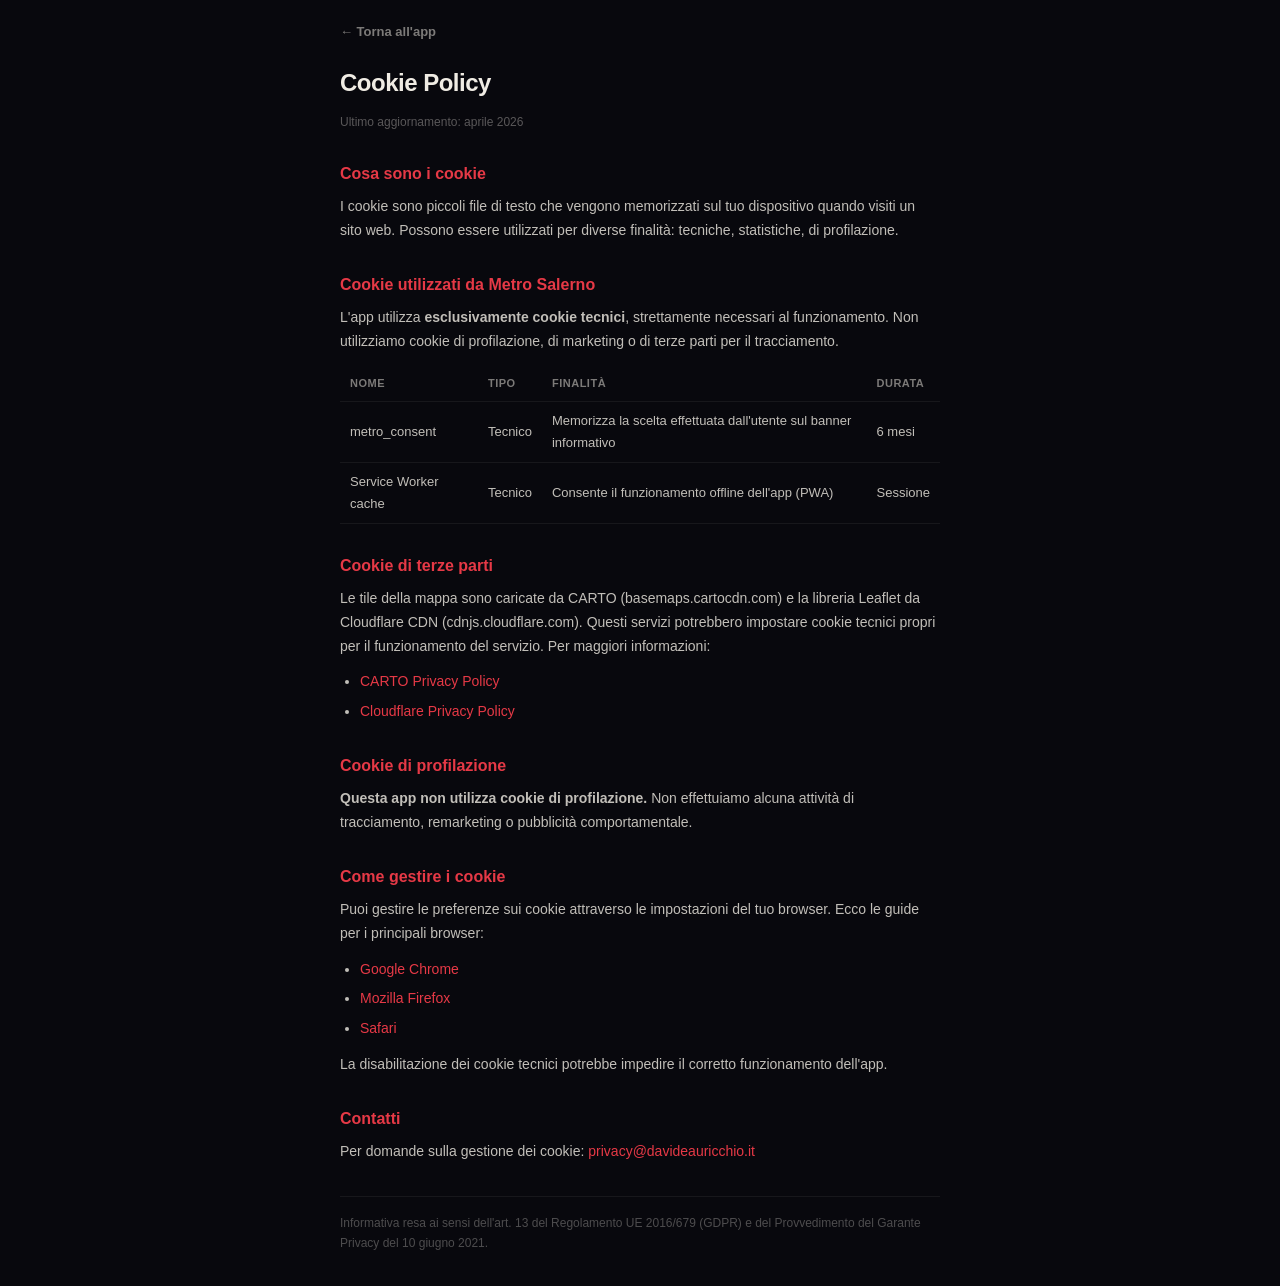
<file: cookie-policy.html>
<!DOCTYPE html>
<html lang="it">
<head>
<meta charset="utf-8"/>
<meta name="viewport" content="width=device-width,initial-scale=1"/>
<title>Cookie Policy — Metro Salerno</title>
<style>
*{margin:0;padding:0;box-sizing:border-box}
body{font-family:'DM Sans','SF Pro Display',-apple-system,sans-serif;background:#08080d;color:#f0ece4;padding:20px;max-width:640px;margin:0 auto;line-height:1.7;font-size:14px}
h1{font-size:24px;font-weight:800;margin-bottom:8px;letter-spacing:-0.5px}
h2{font-size:16px;font-weight:700;margin-top:28px;margin-bottom:8px;color:#E63946}
p{margin-bottom:12px;color:rgba(240,236,228,0.8)}
ul{margin:0 0 12px 20px}
li{margin-bottom:6px;color:rgba(240,236,228,0.8)}
a{color:#E63946;text-decoration:none}
a:hover{text-decoration:underline}
.back{display:inline-flex;align-items:center;gap:6px;margin-bottom:20px;color:rgba(240,236,228,0.5);font-size:13px;font-weight:600}
.updated{font-size:12px;color:rgba(240,236,228,0.35);margin-bottom:24px}
table{width:100%;border-collapse:collapse;margin:12px 0}
th,td{text-align:left;padding:8px 10px;border-bottom:1px solid rgba(255,255,255,0.06);font-size:13px}
th{color:rgba(240,236,228,0.5);font-weight:600;font-size:11px;text-transform:uppercase;letter-spacing:0.5px}
td{color:rgba(240,236,228,0.8)}
</style>
</head>
<body>
<a href="./" class="back">← Torna all'app</a>
<h1>Cookie Policy</h1>
<p class="updated">Ultimo aggiornamento: aprile 2026</p>

<h2>Cosa sono i cookie</h2>
<p>I cookie sono piccoli file di testo che vengono memorizzati sul tuo dispositivo quando visiti un sito web. Possono essere utilizzati per diverse finalità: tecniche, statistiche, di profilazione.</p>

<h2>Cookie utilizzati da Metro Salerno</h2>
<p>L'app utilizza <strong>esclusivamente cookie tecnici</strong>, strettamente necessari al funzionamento. Non utilizziamo cookie di profilazione, di marketing o di terze parti per il tracciamento.</p>

<table>
  <thead><tr><th>Nome</th><th>Tipo</th><th>Finalità</th><th>Durata</th></tr></thead>
  <tbody>
    <tr><td>metro_consent</td><td>Tecnico</td><td>Memorizza la scelta effettuata dall'utente sul banner informativo</td><td>6 mesi</td></tr>
    <tr><td>Service Worker cache</td><td>Tecnico</td><td>Consente il funzionamento offline dell'app (PWA)</td><td>Sessione</td></tr>
  </tbody>
</table>

<h2>Cookie di terze parti</h2>
<p>Le tile della mappa sono caricate da CARTO (basemaps.cartocdn.com) e la libreria Leaflet da Cloudflare CDN (cdnjs.cloudflare.com). Questi servizi potrebbero impostare cookie tecnici propri per il funzionamento del servizio. Per maggiori informazioni:</p>
<ul>
  <li><a href="https://carto.com/privacy/" target="_blank">CARTO Privacy Policy</a></li>
  <li><a href="https://www.cloudflare.com/privacypolicy/" target="_blank">Cloudflare Privacy Policy</a></li>
</ul>

<h2>Cookie di profilazione</h2>
<p><strong>Questa app non utilizza cookie di profilazione.</strong> Non effettuiamo alcuna attività di tracciamento, remarketing o pubblicità comportamentale.</p>

<h2>Come gestire i cookie</h2>
<p>Puoi gestire le preferenze sui cookie attraverso le impostazioni del tuo browser. Ecco le guide per i principali browser:</p>
<ul>
  <li><a href="https://support.google.com/chrome/answer/95647" target="_blank">Google Chrome</a></li>
  <li><a href="https://support.mozilla.org/it/kb/Attivare%20e%20disattivare%20i%20cookie" target="_blank">Mozilla Firefox</a></li>
  <li><a href="https://support.apple.com/it-it/guide/safari/sfri11471/mac" target="_blank">Safari</a></li>
</ul>
<p>La disabilitazione dei cookie tecnici potrebbe impedire il corretto funzionamento dell'app.</p>

<h2>Contatti</h2>
<p>Per domande sulla gestione dei cookie: <a href="mailto:privacy@davideauricchio.it">privacy@davideauricchio.it</a></p>

<p style="margin-top:32px;padding-top:16px;border-top:1px solid rgba(255,255,255,0.06);font-size:12px;color:rgba(240,236,228,0.3)">
Informativa resa ai sensi dell'art. 13 del Regolamento UE 2016/679 (GDPR) e del Provvedimento del Garante Privacy del 10 giugno 2021.
</p>
</body>
</html>
</file>
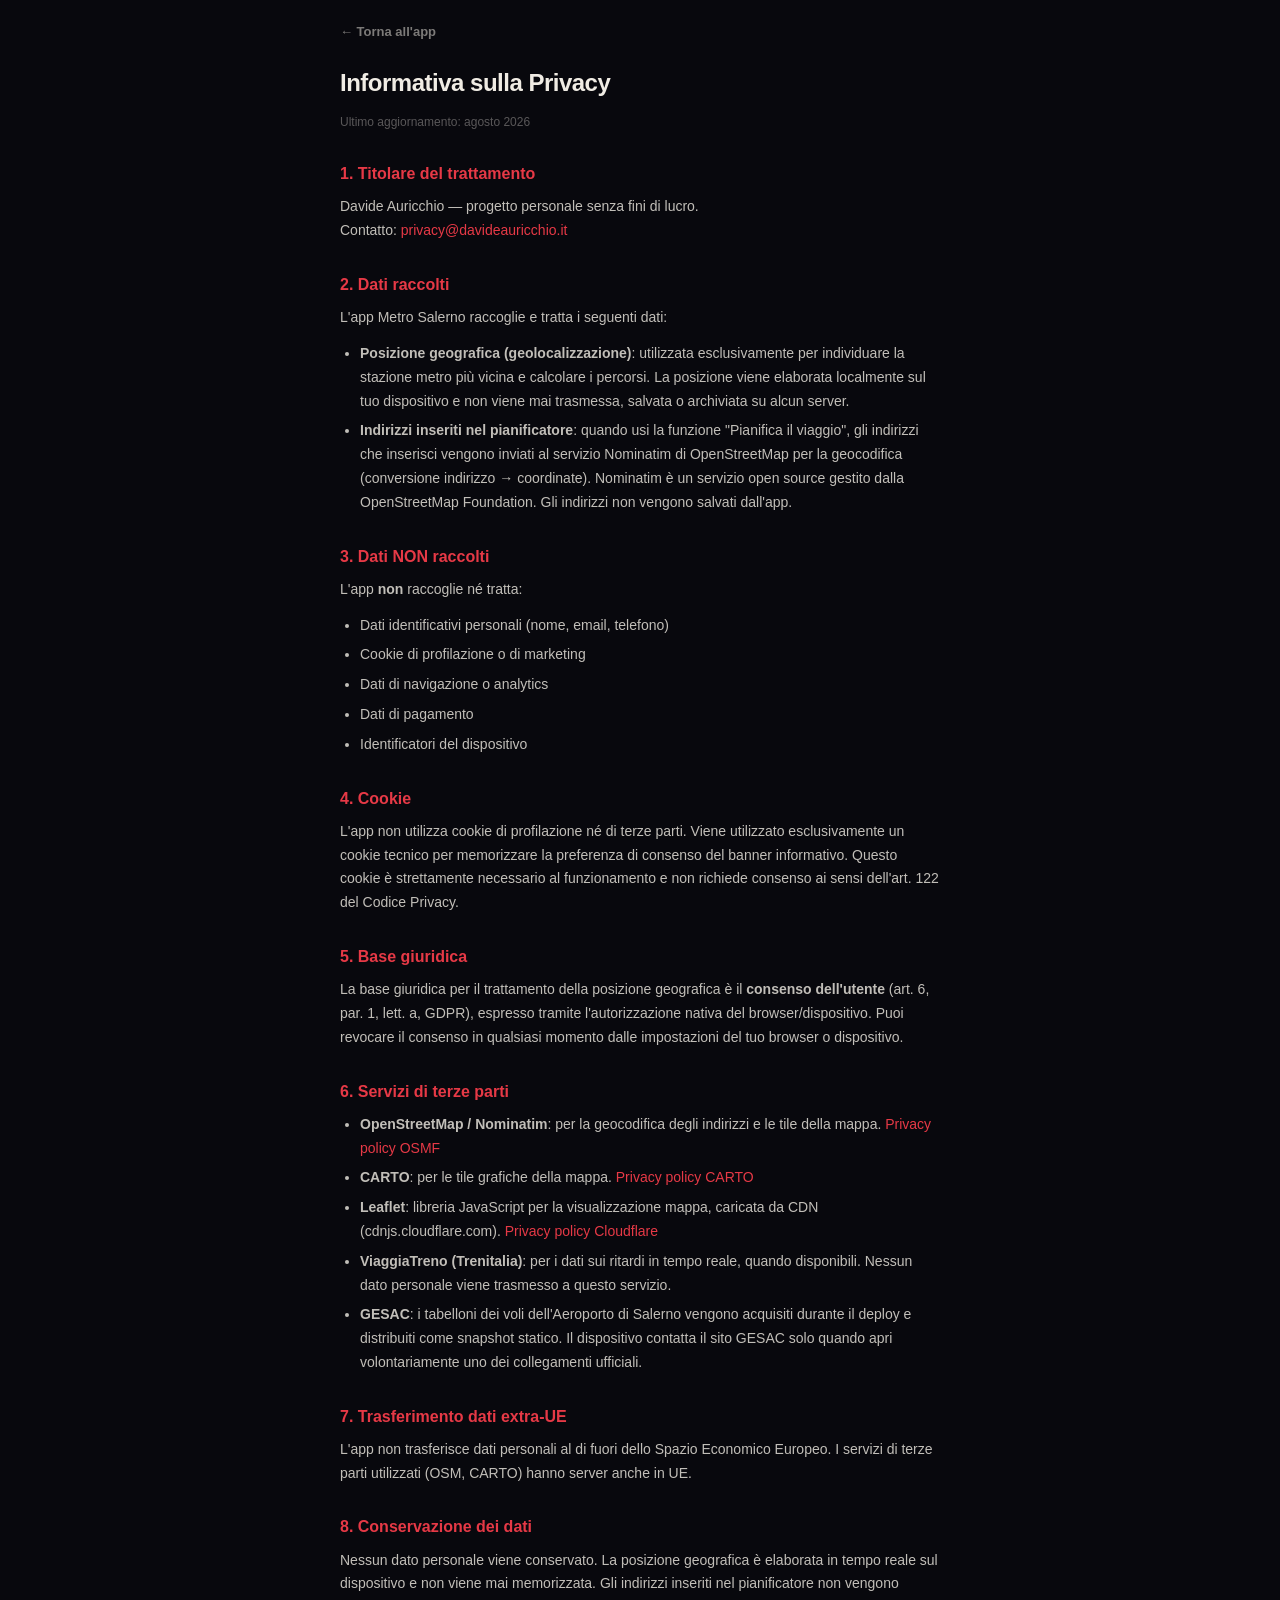
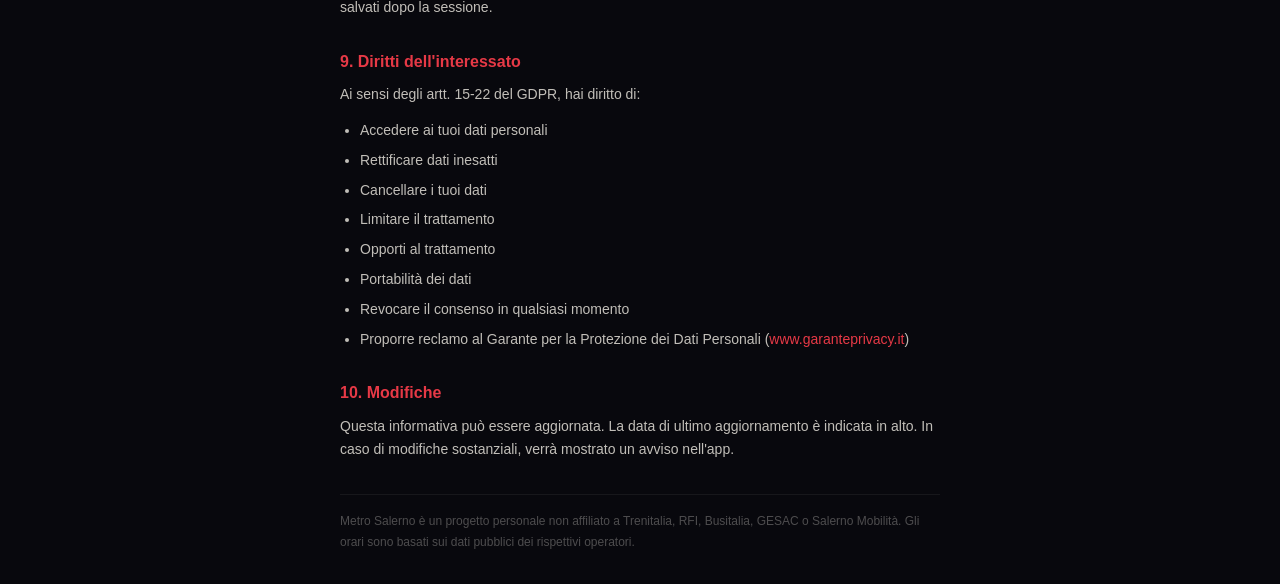
<file: privacy.html>
<!DOCTYPE html>
<html lang="it">
<head>
<meta charset="utf-8"/>
<meta name="viewport" content="width=device-width,initial-scale=1"/>
<title>Privacy Policy — Metro Salerno</title>
<style>
*{margin:0;padding:0;box-sizing:border-box}
body{font-family:'DM Sans','SF Pro Display',-apple-system,sans-serif;background:#08080d;color:#f0ece4;padding:20px;max-width:640px;margin:0 auto;line-height:1.7;font-size:14px}
h1{font-size:24px;font-weight:800;margin-bottom:8px;letter-spacing:-0.5px}
h2{font-size:16px;font-weight:700;margin-top:28px;margin-bottom:8px;color:#E63946}
p{margin-bottom:12px;color:rgba(240,236,228,0.8)}
ul{margin:0 0 12px 20px}
li{margin-bottom:6px;color:rgba(240,236,228,0.8)}
a{color:#E63946;text-decoration:none}
a:hover{text-decoration:underline}
.back{display:inline-flex;align-items:center;gap:6px;margin-bottom:20px;color:rgba(240,236,228,0.5);font-size:13px;font-weight:600}
.updated{font-size:12px;color:rgba(240,236,228,0.35);margin-bottom:24px}
</style>
</head>
<body>
<a href="./" class="back">← Torna all'app</a>
<h1>Informativa sulla Privacy</h1>
<p class="updated">Ultimo aggiornamento: agosto 2026</p>

<h2>1. Titolare del trattamento</h2>
<p>Davide Auricchio — progetto personale senza fini di lucro.<br>
Contatto: <a href="mailto:privacy@davideauricchio.it">privacy@davideauricchio.it</a></p>

<h2>2. Dati raccolti</h2>
<p>L'app Metro Salerno raccoglie e tratta i seguenti dati:</p>
<ul>
  <li><strong>Posizione geografica (geolocalizzazione)</strong>: utilizzata esclusivamente per individuare la stazione metro più vicina e calcolare i percorsi. La posizione viene elaborata localmente sul tuo dispositivo e non viene mai trasmessa, salvata o archiviata su alcun server.</li>
  <li><strong>Indirizzi inseriti nel pianificatore</strong>: quando usi la funzione "Pianifica il viaggio", gli indirizzi che inserisci vengono inviati al servizio Nominatim di OpenStreetMap per la geocodifica (conversione indirizzo → coordinate). Nominatim è un servizio open source gestito dalla OpenStreetMap Foundation. Gli indirizzi non vengono salvati dall'app.</li>
</ul>

<h2>3. Dati NON raccolti</h2>
<p>L'app <strong>non</strong> raccoglie né tratta:</p>
<ul>
  <li>Dati identificativi personali (nome, email, telefono)</li>
  <li>Cookie di profilazione o di marketing</li>
  <li>Dati di navigazione o analytics</li>
  <li>Dati di pagamento</li>
  <li>Identificatori del dispositivo</li>
</ul>

<h2>4. Cookie</h2>
<p>L'app non utilizza cookie di profilazione né di terze parti. Viene utilizzato esclusivamente un cookie tecnico per memorizzare la preferenza di consenso del banner informativo. Questo cookie è strettamente necessario al funzionamento e non richiede consenso ai sensi dell'art. 122 del Codice Privacy.</p>

<h2>5. Base giuridica</h2>
<p>La base giuridica per il trattamento della posizione geografica è il <strong>consenso dell'utente</strong> (art. 6, par. 1, lett. a, GDPR), espresso tramite l'autorizzazione nativa del browser/dispositivo. Puoi revocare il consenso in qualsiasi momento dalle impostazioni del tuo browser o dispositivo.</p>

<h2>6. Servizi di terze parti</h2>
<ul>
  <li><strong>OpenStreetMap / Nominatim</strong>: per la geocodifica degli indirizzi e le tile della mappa. <a href="https://wiki.osmfoundation.org/wiki/Privacy_Policy" target="_blank">Privacy policy OSMF</a></li>
  <li><strong>CARTO</strong>: per le tile grafiche della mappa. <a href="https://carto.com/privacy/" target="_blank">Privacy policy CARTO</a></li>
  <li><strong>Leaflet</strong>: libreria JavaScript per la visualizzazione mappa, caricata da CDN (cdnjs.cloudflare.com). <a href="https://www.cloudflare.com/privacypolicy/" target="_blank">Privacy policy Cloudflare</a></li>
  <li><strong>ViaggiaTreno (Trenitalia)</strong>: per i dati sui ritardi in tempo reale, quando disponibili. Nessun dato personale viene trasmesso a questo servizio.</li>
  <li><strong>GESAC</strong>: i tabelloni dei voli dell'Aeroporto di Salerno vengono acquisiti durante il deploy e distribuiti come snapshot statico. Il dispositivo contatta il sito GESAC solo quando apri volontariamente uno dei collegamenti ufficiali.</li>
</ul>

<h2>7. Trasferimento dati extra-UE</h2>
<p>L'app non trasferisce dati personali al di fuori dello Spazio Economico Europeo. I servizi di terze parti utilizzati (OSM, CARTO) hanno server anche in UE.</p>

<h2>8. Conservazione dei dati</h2>
<p>Nessun dato personale viene conservato. La posizione geografica è elaborata in tempo reale sul dispositivo e non viene mai memorizzata. Gli indirizzi inseriti nel pianificatore non vengono salvati dopo la sessione.</p>

<h2>9. Diritti dell'interessato</h2>
<p>Ai sensi degli artt. 15-22 del GDPR, hai diritto di:</p>
<ul>
  <li>Accedere ai tuoi dati personali</li>
  <li>Rettificare dati inesatti</li>
  <li>Cancellare i tuoi dati</li>
  <li>Limitare il trattamento</li>
  <li>Opporti al trattamento</li>
  <li>Portabilità dei dati</li>
  <li>Revocare il consenso in qualsiasi momento</li>
  <li>Proporre reclamo al Garante per la Protezione dei Dati Personali (<a href="https://www.garanteprivacy.it" target="_blank">www.garanteprivacy.it</a>)</li>
</ul>

<h2>10. Modifiche</h2>
<p>Questa informativa può essere aggiornata. La data di ultimo aggiornamento è indicata in alto. In caso di modifiche sostanziali, verrà mostrato un avviso nell'app.</p>

<p style="margin-top:32px;padding-top:16px;border-top:1px solid rgba(255,255,255,0.06);font-size:12px;color:rgba(240,236,228,0.3)">
Metro Salerno è un progetto personale non affiliato a Trenitalia, RFI, Busitalia, GESAC o Salerno Mobilità. Gli orari sono basati sui dati pubblici dei rispettivi operatori.
</p>
</body>
</html>
</file>
